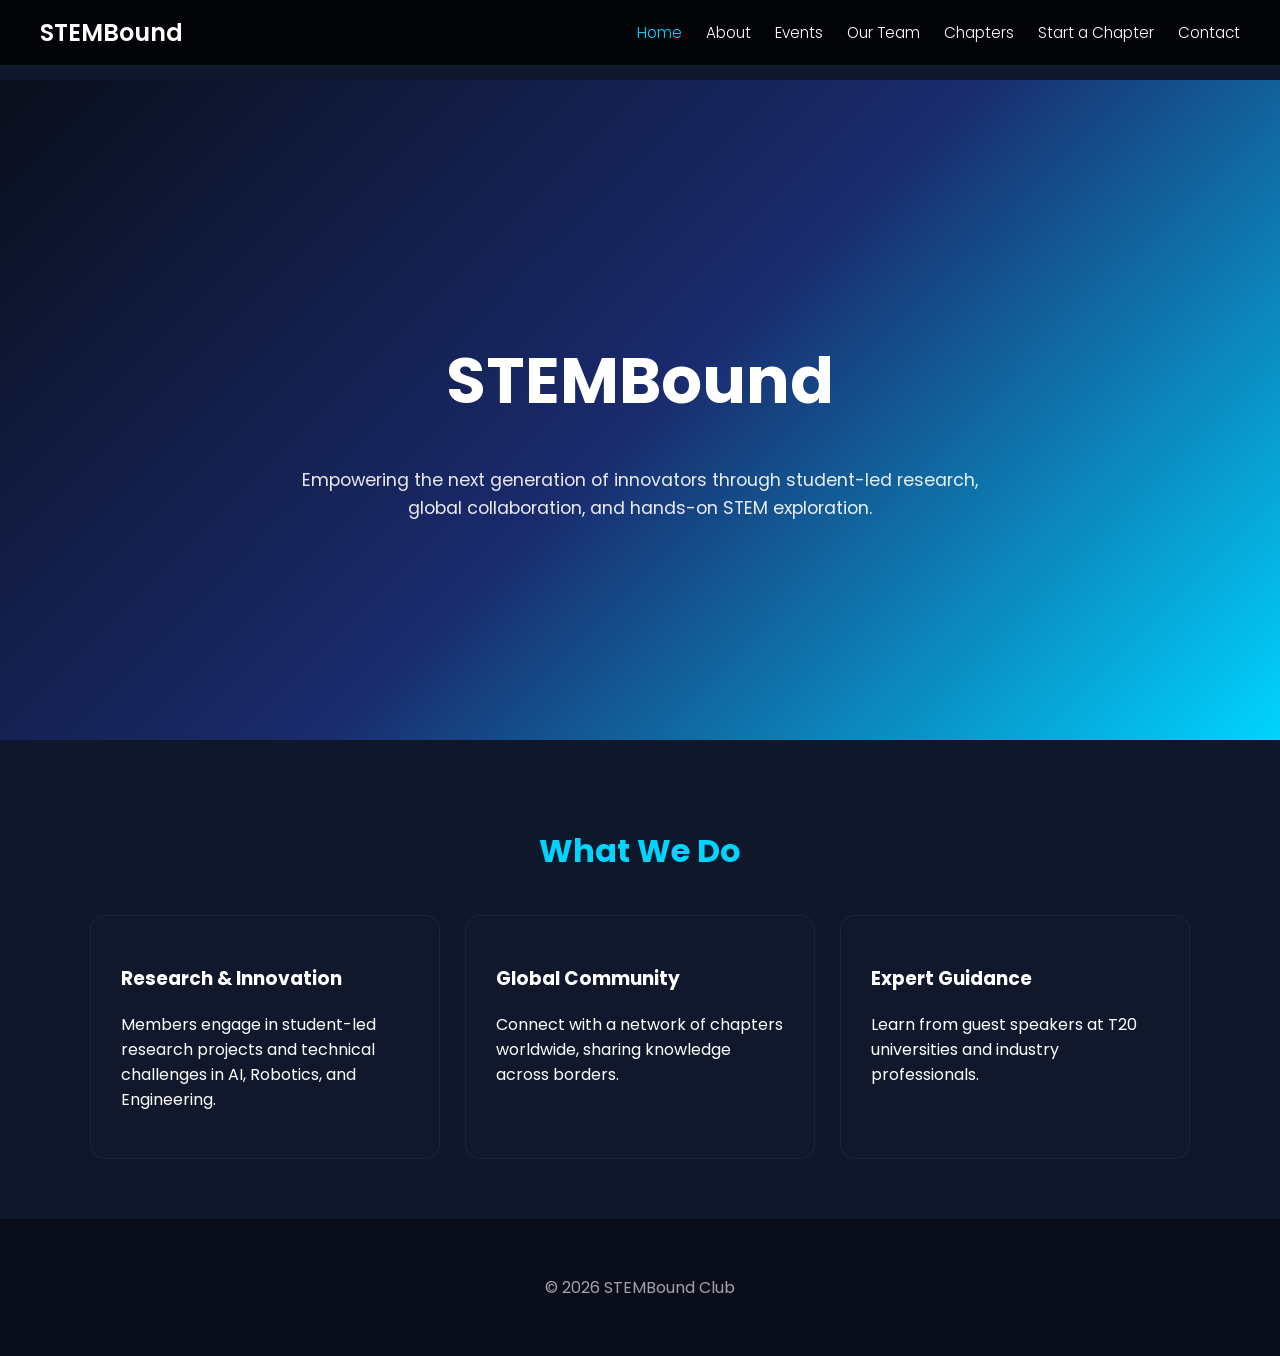
<file: index.html>
<!DOCTYPE html>
<html lang="en">
<head>
    <title>STEMBound | Home</title>
    <link rel="icon" href="stembound-logo.png">
    <link href="https://fonts.googleapis.com/css2?family=Poppins:wght@300;400;600&display=swap" rel="stylesheet">
    <link rel="stylesheet" href="style.css">
    <meta name="viewport" content="width=device-width, initial-scale=1.0">
</head>
<body>
<header>
  <div class="navbar">
    <a href="index.html" class="logo">STEMBound</a>
    <nav>
      <a href="index.html" class="active">Home</a>
      <a href="about.html">About</a>
      <a href="events.html">Events</a>
      <a href="team.html">Our Team</a>
      <a href="chapters.html">Chapters</a>
      <a href="start-chapter.html">Start a Chapter</a>
      <a href="contact.html">Contact</a>
    </nav>
  </div>
</header>

<main>
  <section class="hero">
    <h1>STEMBound</h1>
    <p>Empowering the next generation of innovators through student-led research, global collaboration, and hands-on STEM exploration.</p>
  </section>

  <section class="container">
    <h2 class="section-title">What We Do</h2>
    <div class="cards">
      <div class="card">
        <h3>Research & Innovation</h3>
        <p>Members engage in student-led research projects and technical challenges in AI, Robotics, and Engineering.</p>
      </div>
      <div class="card">
        <h3>Global Community</h3>
        <p>Connect with a network of chapters worldwide, sharing knowledge across borders.</p>
      </div>
      <div class="card">
        <h3>Expert Guidance</h3>
        <p>Learn from guest speakers at T20 universities and industry professionals.</p>
      </div>
    </div>
  </section>
</main>

<footer><p>© 2026 STEMBound Club</p></footer>
</body>
</html>
</file>
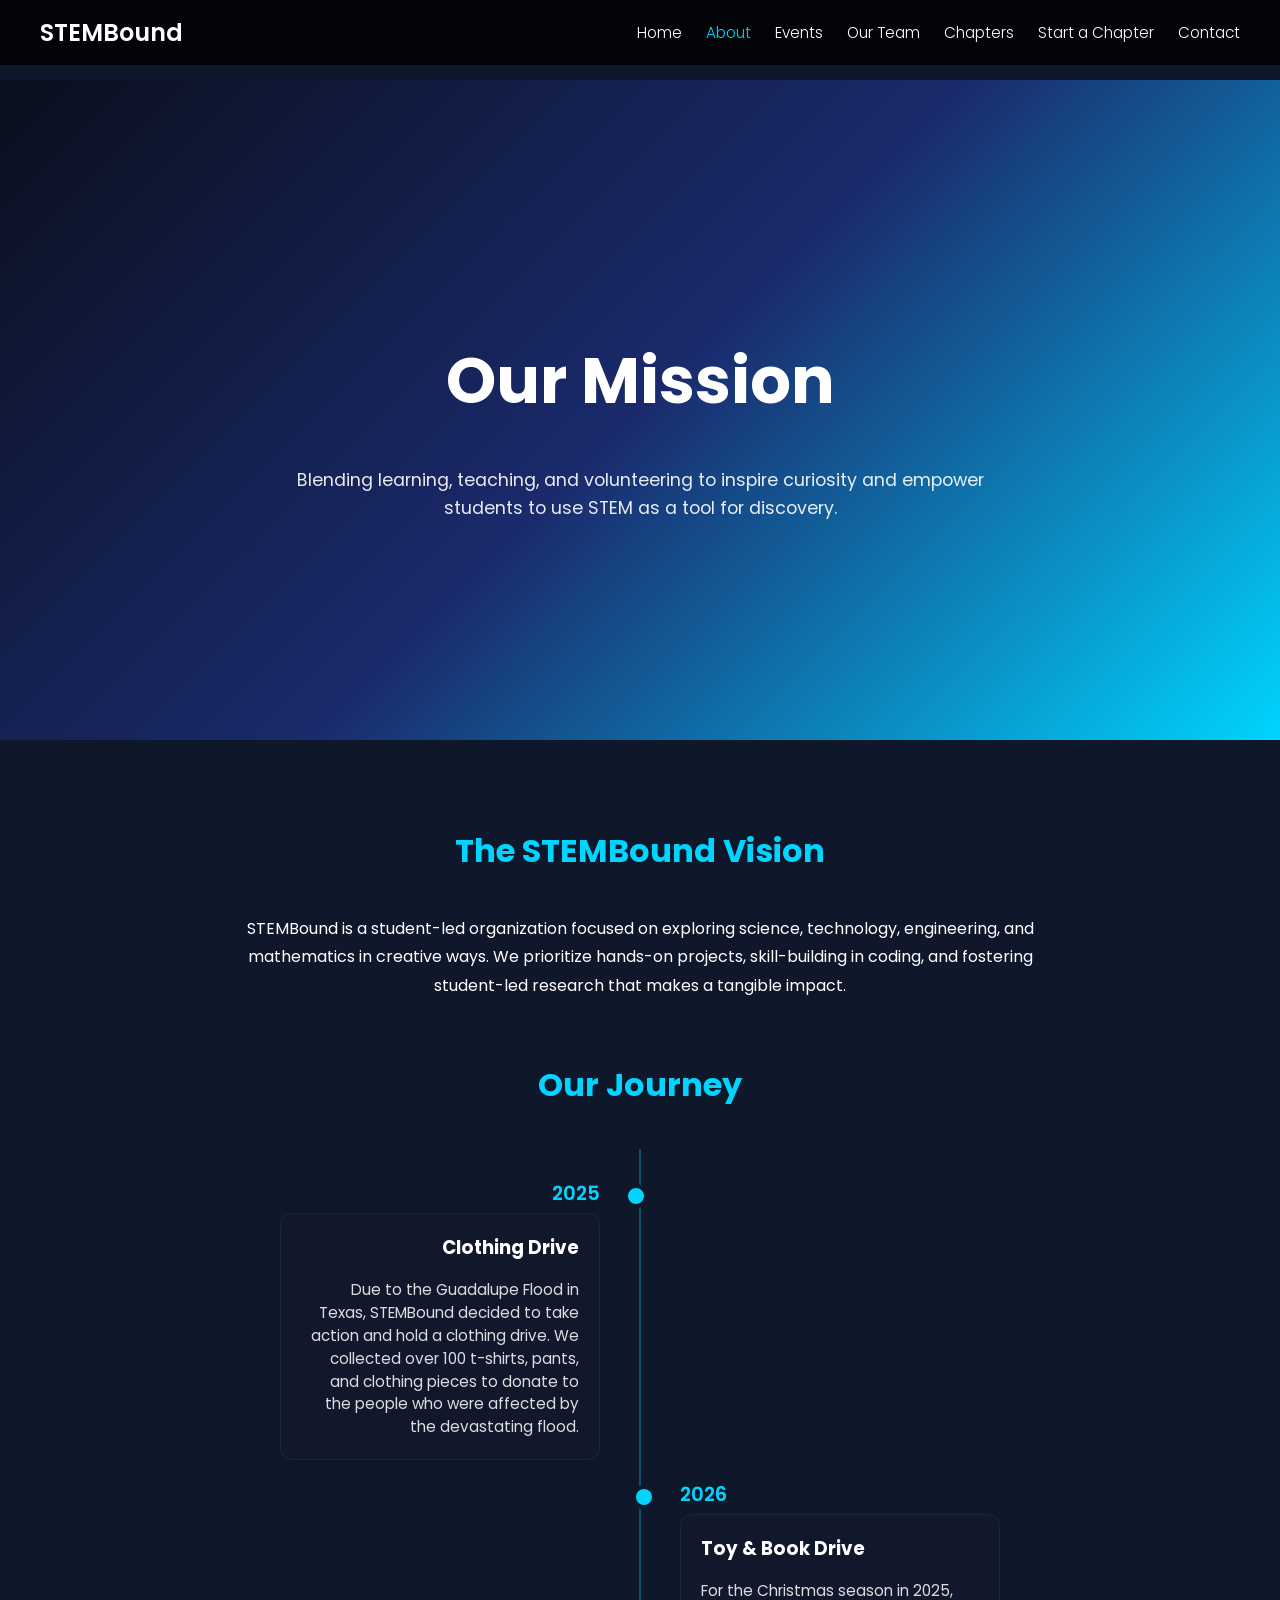
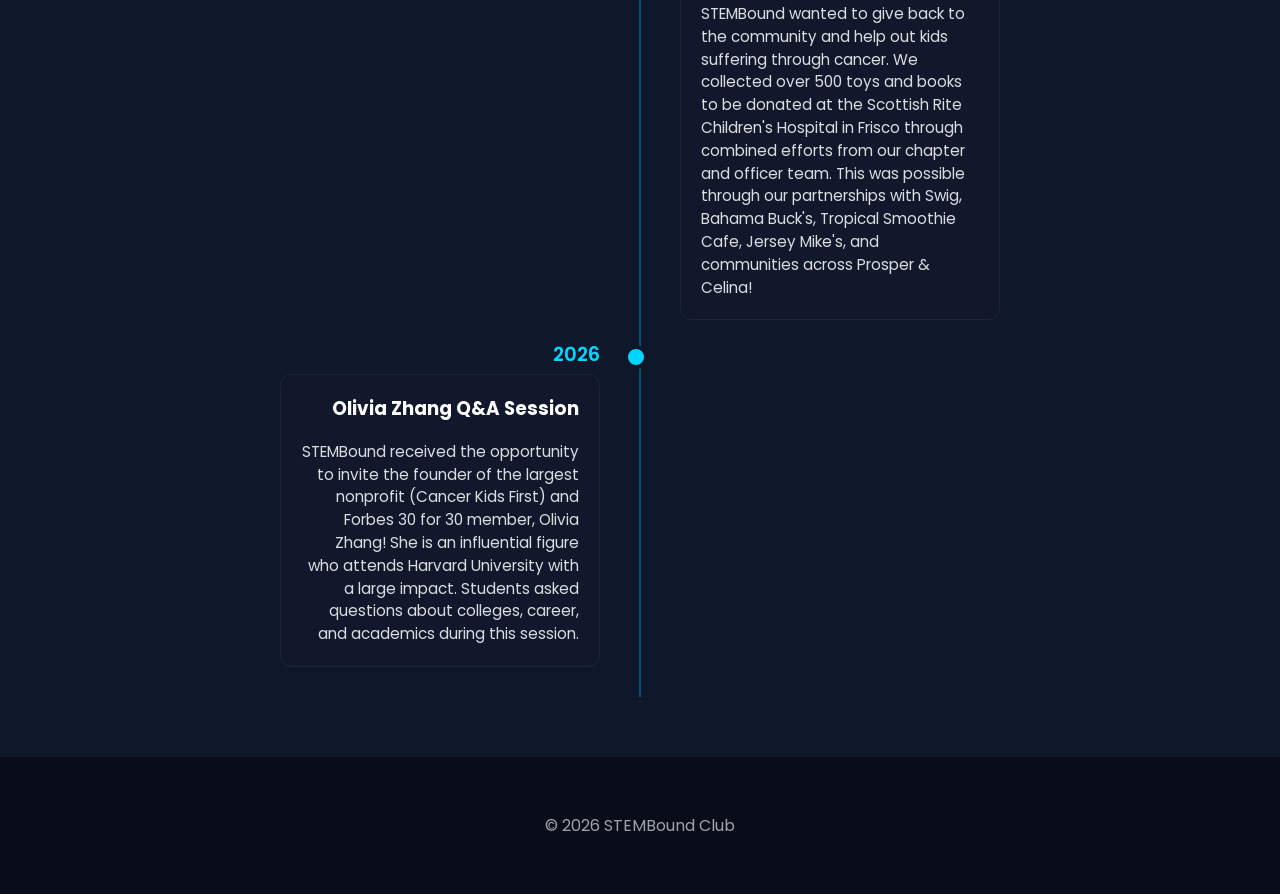
<file: about.html>
<!DOCTYPE html>
<html lang="en">
<head>
    <title>About | STEMBound</title>
    <link rel="icon" href="stembound-logo.png">
    <link href="https://fonts.googleapis.com/css2?family=Poppins:wght@300;400;600&display=swap" rel="stylesheet">
    <link rel="stylesheet" href="style.css">
</head>
<body>
<header>
  <div class="navbar">
    <a href="index.html" class="logo">STEMBound</a>
    <nav>
      <a href="index.html">Home</a>
      <a href="about.html" class="active">About</a>
      <a href="events.html">Events</a>
      <a href="team.html">Our Team</a>
      <a href="chapters.html">Chapters</a>
      <a href="start-chapter.html">Start a Chapter</a>
      <a href="contact.html">Contact</a>
    </nav>
  </div>
</header>

<main>
  <section class="hero">
    <h1>Our Mission</h1>
    <p>Blending learning, teaching, and volunteering to inspire curiosity and empower students to use STEM as a tool for discovery.</p>
  </section>

  <section class="container">
    <h2 class="section-title">The STEMBound Vision</h2>
    <p style="text-align: center; max-width: 800px; margin: auto; line-height: 1.8; margin-bottom: 60px;">
        STEMBound is a student-led organization focused on exploring science, technology, engineering, and mathematics in creative ways. 
        We prioritize hands-on projects, skill-building in coding, and fostering student-led research that makes a tangible impact.
    </p>

    <h2 class="section-title">Our Journey</h2>
    <div class="timeline">
      <div class="timeline-item">
        <div class="timeline-date">2025</div>
        <div class="timeline-content">
          <h3>Clothing Drive</h3>
          <p>Due to the Guadalupe Flood in Texas, STEMBound decided to take action and hold a clothing drive. We collected over 100 t-shirts, pants, and clothing pieces to donate to the people who were affected by the devastating flood.</p>
        </div>
      </div>
      <div class="timeline-item">
        <div class="timeline-date">2026</div>
        <div class="timeline-content">
          <h3>Toy & Book Drive</h3>
          <p>For the Christmas season in 2025, STEMBound wanted to give back to the community and help out kids suffering through cancer. We collected over 500 toys and books to be donated at the Scottish Rite Children's Hospital in Frisco through combined efforts from our chapter and officer team. This was possible through our partnerships with Swig, Bahama Buck's, Tropical Smoothie Cafe, Jersey Mike's, and communities across Prosper & Celina!</p>
        </div>
      </div>
      <div class="timeline-item">
        <div class="timeline-date">2026</div>
        <div class="timeline-content">
          <h3>Olivia Zhang Q&A Session</h3>
          <p>STEMBound received the opportunity to invite the founder of the largest nonprofit (Cancer Kids First) and Forbes 30 for 30 member, Olivia Zhang! She is an influential figure who attends Harvard University with a large impact. Students asked questions about colleges, career, and academics during this session.</p>
        </div>
      </div>
    </div>
  </section>
</main>
<footer><p>© 2026 STEMBound Club</p></footer>
</body>
</html>
</file>
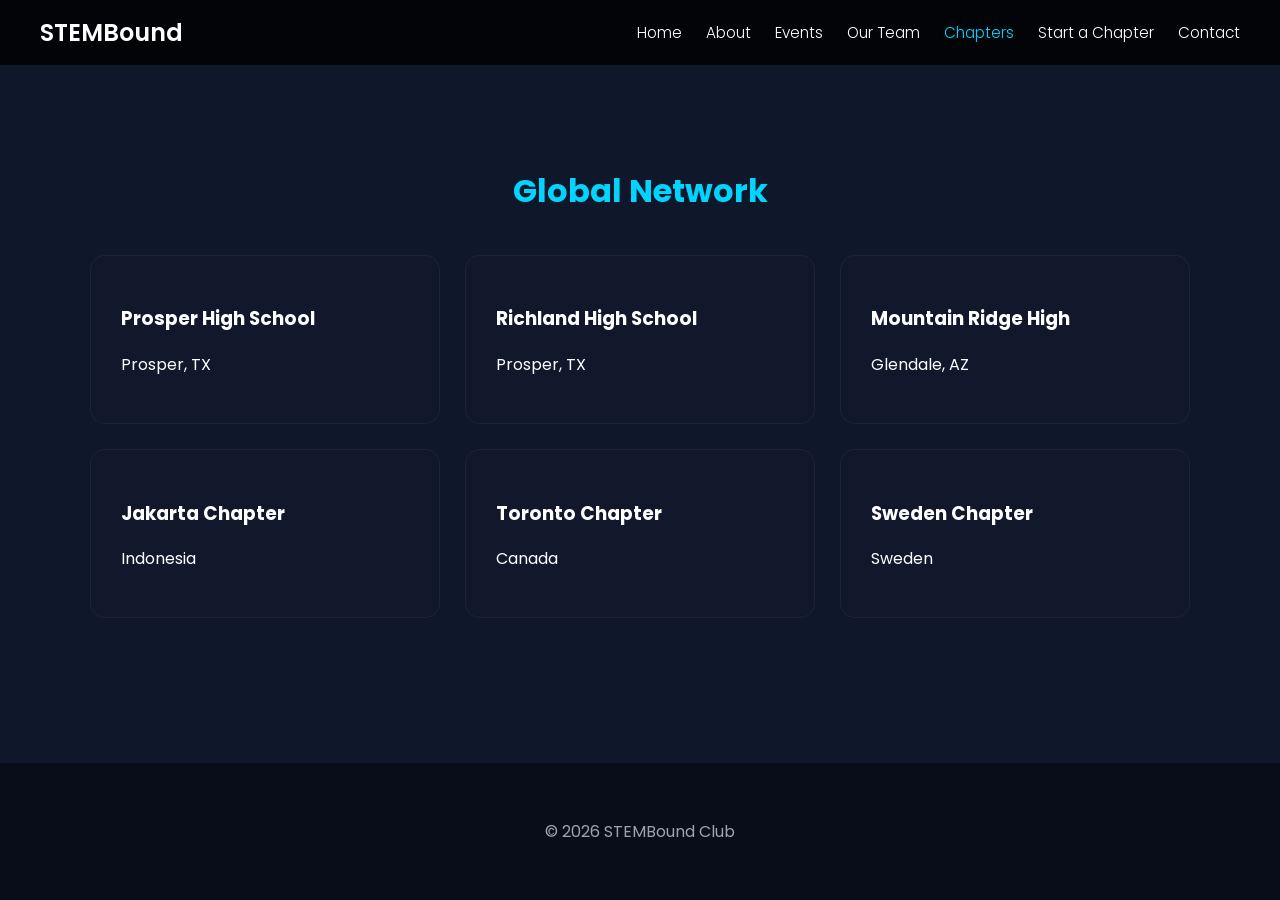
<file: chapters.html>
<!DOCTYPE html>
<html lang="en">
<head>
    <title>Chapters | STEMBound</title>
    <link rel="icon" href="stembound-logo.png">
    <link href="https://fonts.googleapis.com/css2?family=Poppins:wght@300;400;600&display=swap" rel="stylesheet">
    <link rel="stylesheet" href="style.css">
</head>
<body>
<header>
  <div class="navbar">
    <a href="index.html" class="logo">STEMBound</a>
    <nav>
      <a href="index.html">Home</a>
      <a href="about.html">About</a>
      <a href="events.html">Events</a>
      <a href="team.html">Our Team</a>
      <a href="chapters.html" class="active">Chapters</a>
      <a href="start-chapter.html">Start a Chapter</a>
      <a href="contact.html">Contact</a>
    </nav>
  </div>
</header>

<main>
  <section class="container">
    <h2 class="section-title">Global Network</h2>
    <div class="cards">
        <div class="card"><h3>Prosper High School</h3><p>Prosper, TX</p></div>
        <div class="card"><h3>Richland High School</h3><p>Prosper, TX</p></div>
        <div class="card"><h3>Mountain Ridge High</h3><p>Glendale, AZ</p></div>
        <div class="card"><h3>Jakarta Chapter</h3><p>Indonesia</p></div>
        <div class="card"><h3>Toronto Chapter</h3><p>Canada</p></div>
        <div class="card"><h3>Sweden Chapter</h3><p>Sweden</p></div>
    </div>
  </section>
</main>
<footer><p>© 2026 STEMBound Club</p></footer>
</body>
</html>
</file>
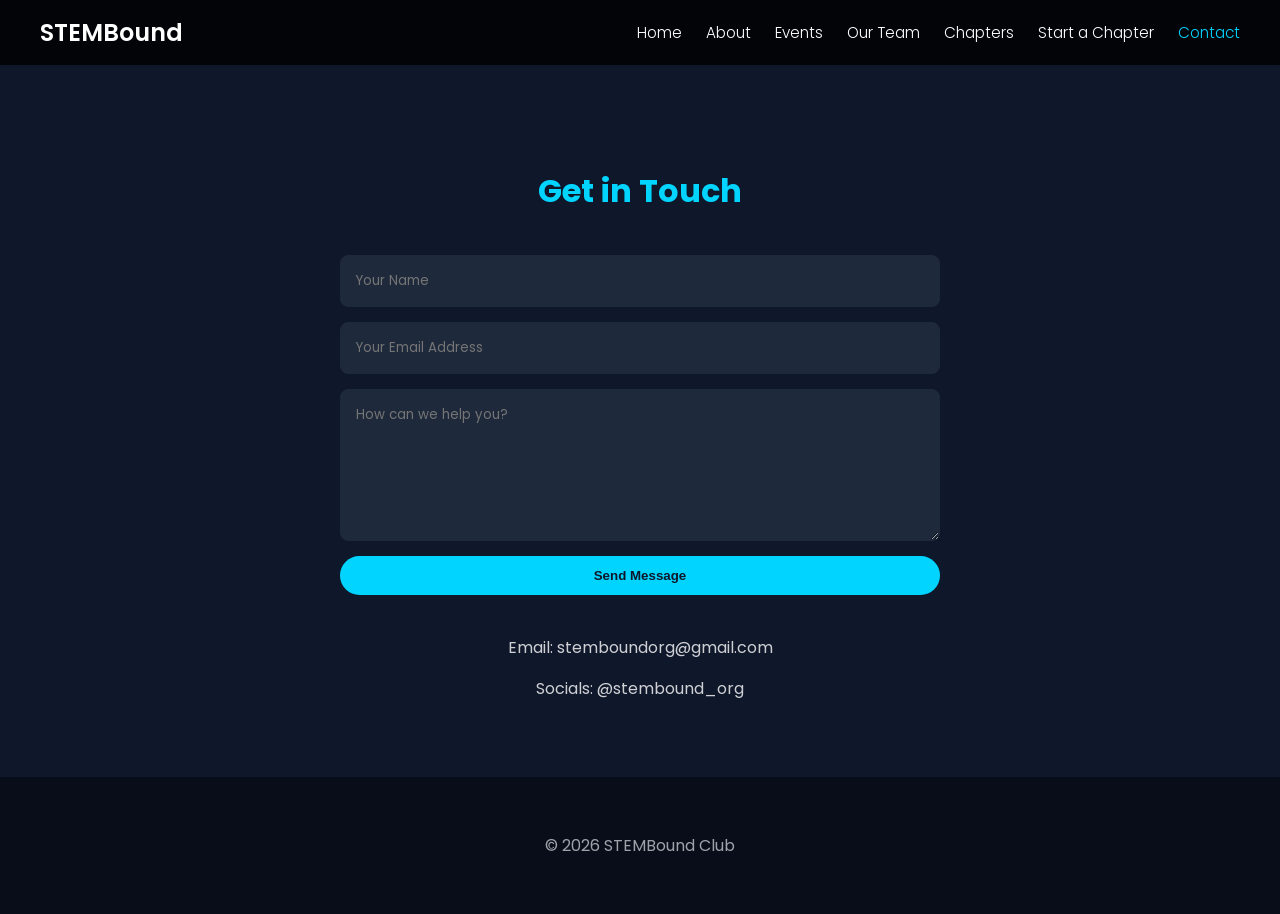
<file: contact.html>
<!DOCTYPE html>
<html lang="en">
<head>
    <title>Contact | STEMBound</title>
    <link rel="icon" href="stembound-logo.png">
    <link href="https://fonts.googleapis.com/css2?family=Poppins:wght@300;400;600&display=swap" rel="stylesheet">
    <link rel="stylesheet" href="style.css">
</head>
<body>
<header>
  <div class="navbar">
    <a href="index.html" class="logo">STEMBound</a>
    <nav>
      <a href="index.html">Home</a>
      <a href="about.html">About</a>
      <a href="events.html">Events</a>
      <a href="team.html">Our Team</a>
      <a href="chapters.html">Chapters</a>
      <a href="start-chapter.html">Start a Chapter</a>
      <a href="contact.html" class="active">Contact</a>
    </nav>
  </div>
</header>

<main>
  <section class="container">
    <h2 class="section-title">Get in Touch</h2>
    <form class="contact-form">
        <input type="text" placeholder="Your Name" required>
        <input type="email" placeholder="Your Email Address" required>
        <textarea rows="6" placeholder="How can we help you?" required></textarea>
        <button type="submit" class="button">Send Message</button>
    </form>
    
    <div style="text-align: center; margin-top: 40px; opacity: 0.8;">
        <p>Email: stemboundorg@gmail.com</p>
        <p>Socials: @stembound_org</p>
    </div>
  </section>
</main>
<footer><p>© 2026 STEMBound Club</p></footer>
</body>
</html>
</file>
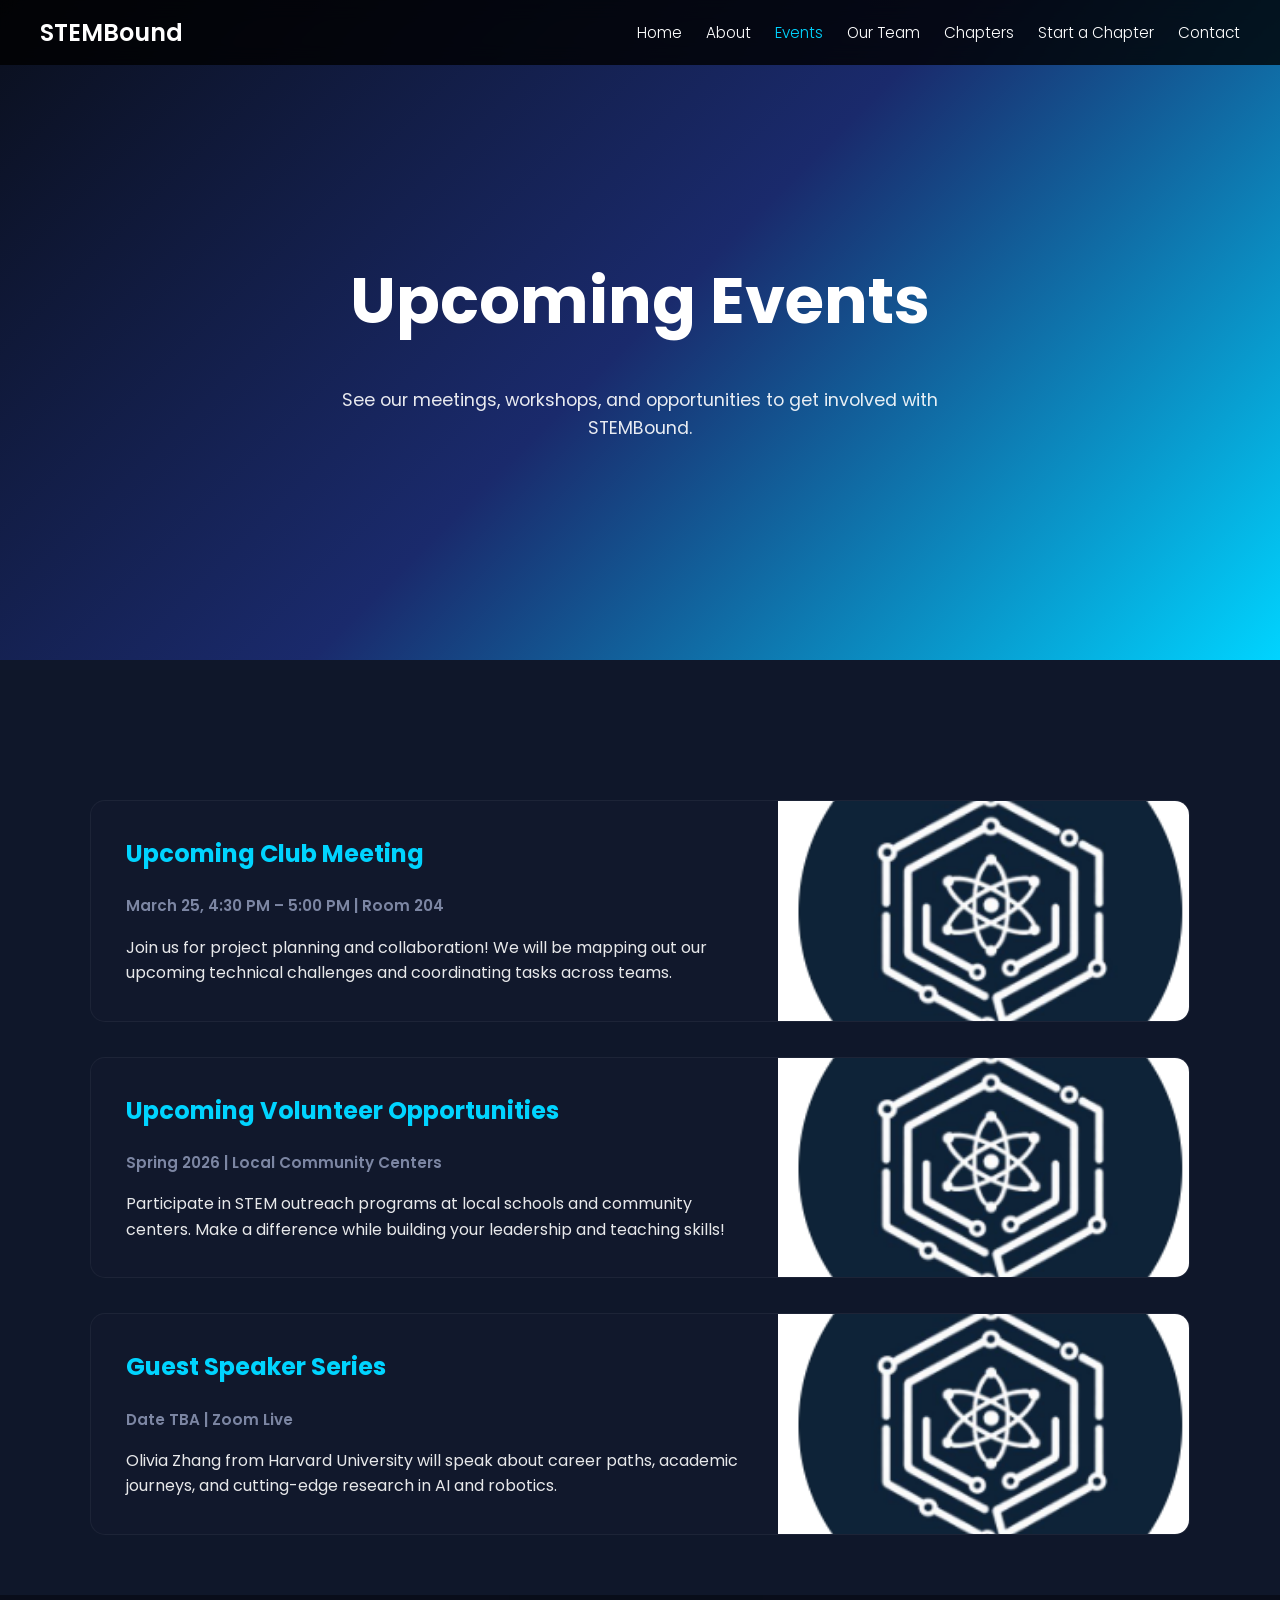
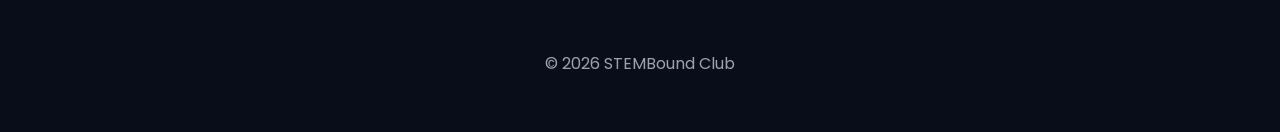
<file: events.html>
<!DOCTYPE html>
<html lang="en">
<head>
    <title>Events | STEMBound</title>
    <link rel="icon" href="stembound-logo.png">
    <link href="https://fonts.googleapis.com/css2?family=Poppins:wght@300;400;600&display=swap" rel="stylesheet">
    <link rel="stylesheet" href="style.css">
    <meta name="viewport" content="width=device-width, initial-scale=1.0">
</head>
<body>
<header>
    <div class="navbar">
        <a href="index.html" class="logo">STEMBound</a>
        <nav>
            <a href="index.html">Home</a>
            <a href="about.html">About</a>
            <a href="events.html" class="active">Events</a>
            <a href="team.html">Our Team</a>
            <a href="chapters.html">Chapters</a>
            <a href="start-chapter.html">Start a Chapter</a>
            <a href="contact.html">Contact</a>
        </nav>
    </div>
</header>

<section class="hero">
    <h1>Upcoming Events</h1>
    <p>See our meetings, workshops, and opportunities to get involved with STEMBound.</p>
</section>

<main>
  <section class="container">
      <div class="events-list">
          <div class="event-card">
              <div class="event-text">
                  <h3>Upcoming Club Meeting</h3>
                  <p class="event-date">March 25, 4:30 PM – 5:00 PM | Room 204</p>
                  <p>Join us for project planning and collaboration! We will be mapping out our upcoming technical challenges and coordinating tasks across teams.</p>
              </div>
              <div class="event-image">
                  <img src="stembound-logo.png" alt="Club Meeting">
              </div>
          </div>

          <div class="event-card">
              <div class="event-text">
                  <h3>Upcoming Volunteer Opportunities</h3>
                  <p class="event-date">Spring 2026 | Local Community Centers</p>
                  <p>Participate in STEM outreach programs at local schools and community centers. Make a difference while building your leadership and teaching skills!</p>
              </div>
              <div class="event-image">
                  <img src="stembound-logo.png" alt="Volunteer Outreach">
              </div>
          </div>

          <div class="event-card">
              <div class="event-text">
                  <h3>Guest Speaker Series</h3>
                  <p class="event-date">Date TBA | Zoom Live</p>
                  <p>Olivia Zhang from Harvard University will speak about career paths, academic journeys, and cutting-edge research in AI and robotics.</p>
              </div>
              <div class="event-image">
                  <img src="stembound-logo.png" alt="Guest Speaker Series">
              </div>
          </div>
      </div>
  </section>
</main>

<footer>
    <p>© 2026 STEMBound Club</p>
</footer>
</body>
</html>
</file>
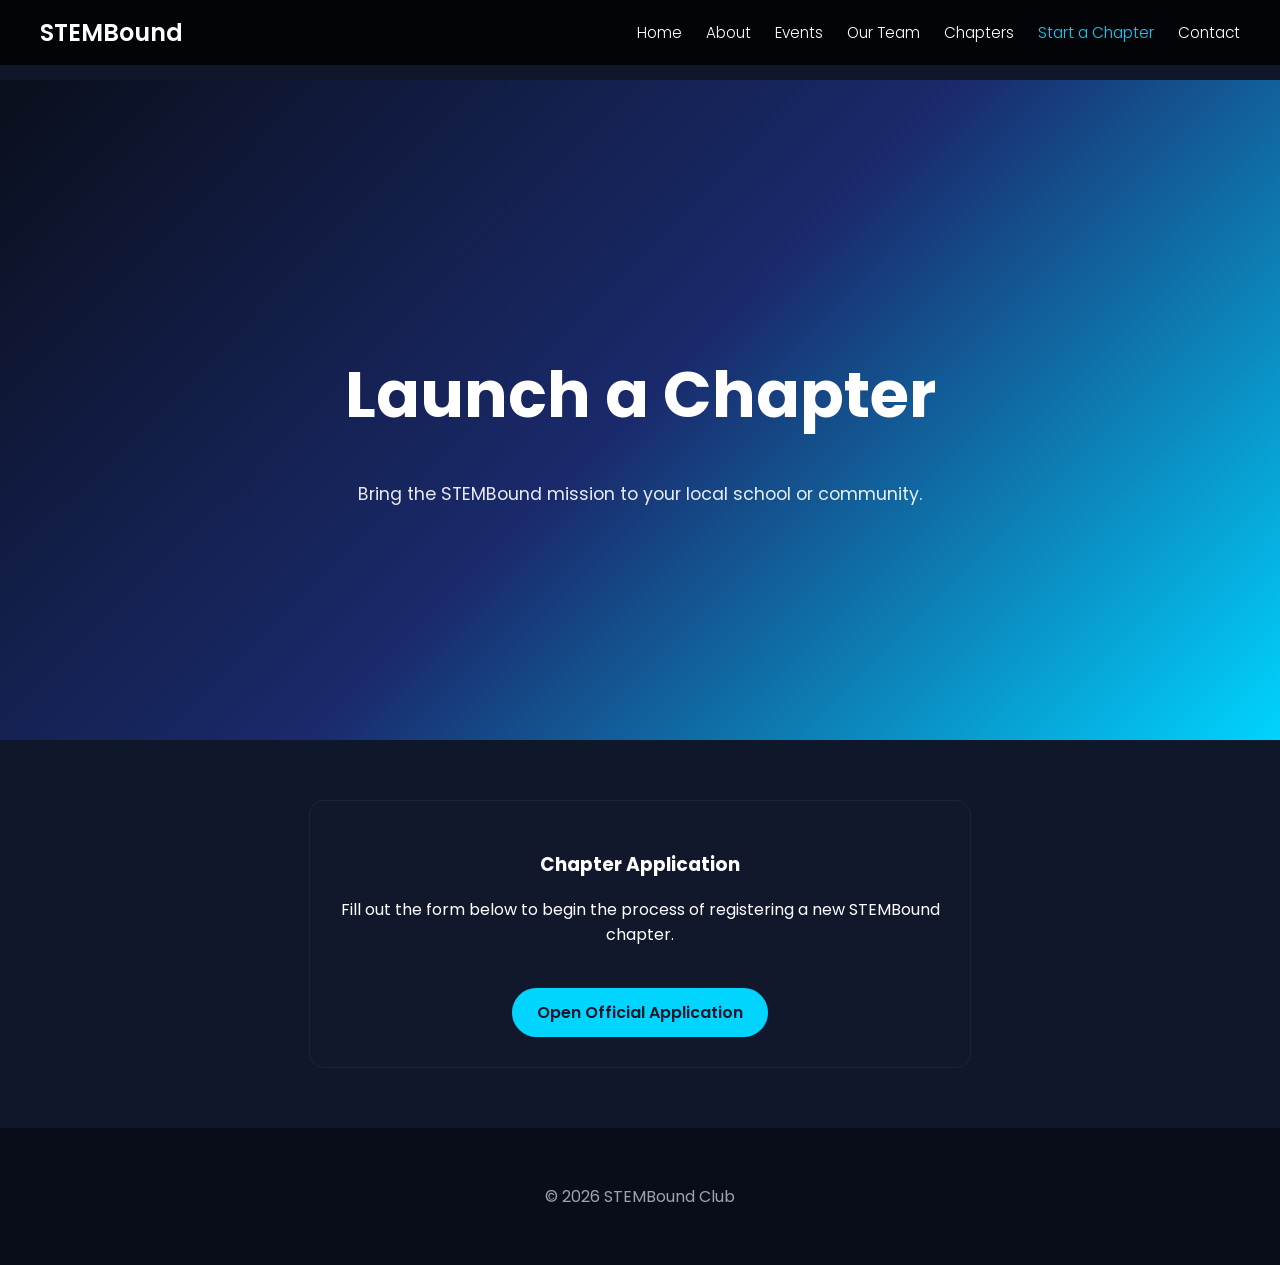
<file: start-chapter.html>
<!DOCTYPE html>
<html lang="en">
<head>
    <title>Start a Chapter | STEMBound</title>
    <link rel="icon" href="stembound-logo.png">
    <link href="https://fonts.googleapis.com/css2?family=Poppins:wght@300;400;600&display=swap" rel="stylesheet">
    <link rel="stylesheet" href="style.css">
</head>
<body>
<header>
  <div class="navbar">
    <a href="index.html" class="logo">STEMBound</a>
    <nav>
      <a href="index.html">Home</a>
      <a href="about.html">About</a>
      <a href="events.html">Events</a>
      <a href="team.html">Our Team</a>
      <a href="chapters.html">Chapters</a>
      <a href="start-chapter.html" class="active">Start a Chapter</a>
      <a href="contact.html">Contact</a>
    </nav>
  </div>
</header>

<main>
  <section class="hero">
    <h1>Launch a Chapter</h1>
    <p>Bring the STEMBound mission to your local school or community.</p>
  </section>
  <section class="container" style="text-align: center;">
    <div class="card" style="max-width: 600px; margin: auto;">
      <h3>Chapter Application</h3>
      <p>Fill out the form below to begin the process of registering a new STEMBound chapter.</p>
      <br>
      <a href="#" class="button">Open Official Application</a>
    </div>
  </section>
</main>
<footer><p>© 2026 STEMBound Club</p></footer>
</body>
</html>
</file>
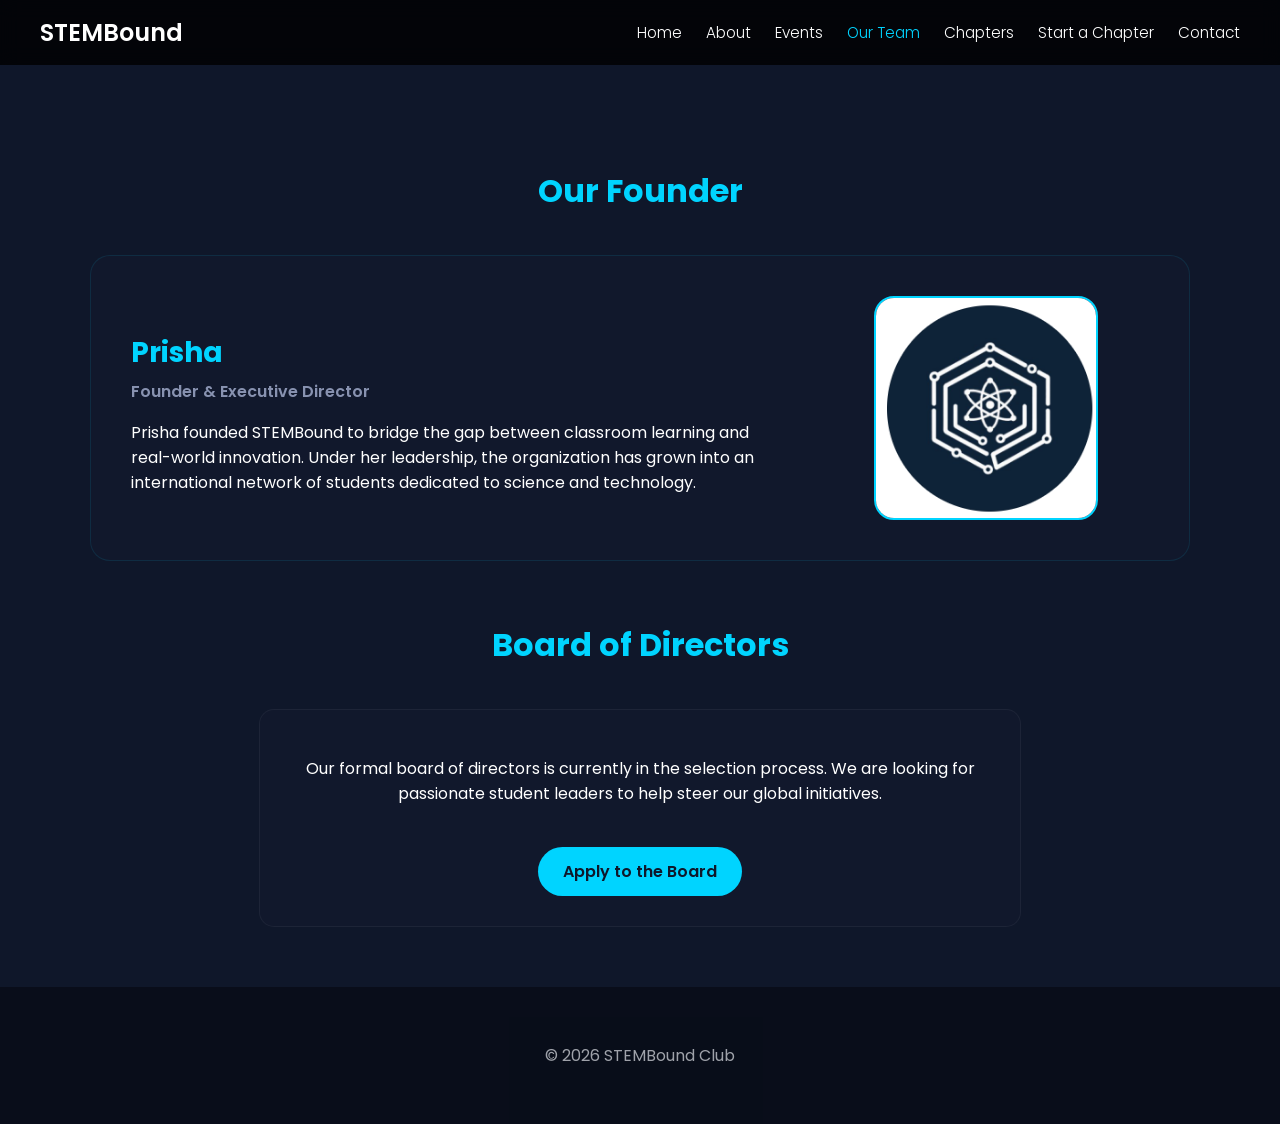
<file: team.html>
<!DOCTYPE html>
<html lang="en">
<head>
    <title>Our Team | STEMBound</title>
    <link rel="icon" href="stembound-logo.png">
    <link href="https://fonts.googleapis.com/css2?family=Poppins:wght@300;400;600&display=swap" rel="stylesheet">
    <link rel="stylesheet" href="style.css">
</head>
<body>
<header>
  <div class="navbar">
    <a href="index.html" class="logo">STEMBound</a>
    <nav>
      <a href="index.html">Home</a>
      <a href="about.html">About</a>
      <a href="events.html">Events</a>
      <a href="team.html" class="active">Our Team</a>
      <a href="chapters.html">Chapters</a>
      <a href="start-chapter.html">Start a Chapter</a>
      <a href="contact.html">Contact</a>
    </nav>
  </div>
</header>

<main>
  <section class="container">
    <h2 class="section-title">Our Founder</h2>
    <div class="team-card">
      <div class="team-info">
        <h3>Prisha</h3>
        <span class="role">Founder & Executive Director</span>
        <p>Prisha founded STEMBound to bridge the gap between classroom learning and real-world innovation. Under her leadership, the organization has grown into an international network of students dedicated to science and technology.</p>
      </div>
      <div class="team-photo">
        <img src="stembound-logo.png" alt="Prisha"> </div>
    </div>

    <h2 class="section-title" style="margin-top: 60px;">Board of Directors</h2>
    <div class="card" style="text-align: center; max-width: 700px; margin: auto;">
        <p>Our formal board of directors is currently in the selection process. We are looking for passionate student leaders to help steer our global initiatives.</p>
        <br>
        <a href="contact.html" class="button">Apply to the Board</a>
    </div>
  </section>
</main>
<footer><p>© 2026 STEMBound Club</p></footer>
</body>
</html>
</file>
<file: style.css>
/* General Layout */
body {
    display: flex;
    flex-direction: column;
    min-height: 100vh;
    margin: 0;
    font-family: 'Poppins', sans-serif;
    background-color: #0f172a;
    color: white;
}

main {
    flex: 1;
    padding-top: 80px; /* Offset for fixed header */
}

header {
    position: fixed;
    width: 100%;
    top: 0;
    background: rgba(0,0,0,0.8);
    backdrop-filter: blur(10px);
    z-index: 1000;
}

.navbar {
    display: flex;
    justify-content: space-between;
    align-items: center;
    max-width: 1200px;
    margin: auto;
    padding: 15px 20px;
}

.logo {
    font-size: 24px;
    font-weight: 600;
    text-decoration: none;
    color: white;
}

nav a {
    color: white;
    text-decoration: none;
    margin-left: 20px;
    font-weight: 300;
    transition: 0.3s;
    font-size: 0.95rem;
}

nav a:hover, nav a.active {
    color: #00d4ff;
}

/* Hero Section */
.hero {
    min-height: 60vh;
    display: flex;
    flex-direction: column;
    justify-content: center;
    align-items: center;
    text-align: center;
    padding: 60px 20px;
    background: linear-gradient(135deg, #0a0f1c, #1a2a6c, #00d4ff);
}

.hero h1 { font-size: 64px; margin-bottom: 20px; }
.hero p { max-width: 700px; font-size: 1.1rem; opacity: 0.9; line-height: 1.6; }

/* Containers & Cards */
.container {
    max-width: 1100px;
    margin: auto;
    padding: 60px 20px;
}

.section-title { text-align: center; margin-bottom: 40px; font-size: 32px; color: #00d4ff; }

.cards {
    display: grid;
    grid-template-columns: repeat(auto-fit, minmax(300px, 1fr));
    gap: 25px;
}

.card {
    background: #11182c;
    padding: 30px;
    border-radius: 15px;
    border: 1px solid rgba(255,255,255,0.05);
    transition: 0.3s;
}

.card:hover { transform: translateY(-5px); box-shadow: 0 10px 30px rgba(0,212,255,0.2); }

/* Horizontal Team Layout */
.team-card {
    display: flex;
    align-items: center;
    background: #11182c;
    border-radius: 20px;
    padding: 40px;
    margin-bottom: 40px;
    gap: 40px;
    border: 1px solid rgba(0,212,255,0.1);
}

.team-info { flex: 2; }
.team-info h3 { font-size: 28px; margin-bottom: 5px; color: #00d4ff; }
.role { font-weight: 600; color: #8892b0; margin-bottom: 15px; display: block; }

.team-photo { flex: 1; display: flex; justify-content: center; }
.team-photo img {
    width: 220px;
    height: 220px;
    border-radius: 20px;
    object-fit: cover;
    border: 2px solid #00d4ff;
}

/* Contact Form */
.contact-form {
    max-width: 600px;
    margin: auto;
    display: flex;
    flex-direction: column;
    gap: 15px;
}

.contact-form input, .contact-form textarea {
    padding: 15px;
    border-radius: 8px;
    border: 1px solid #1e293b;
    background: #1e293b;
    color: white;
    font-family: inherit;
}

.button {
    padding: 12px 25px;
    background: #00d4ff;
    color: #0f172a;
    border: none;
    border-radius: 30px;
    text-decoration: none;
    font-weight: 600;
    cursor: pointer;
    transition: 0.3s;
    display: inline-block;
}

.button:hover { background: white; }

footer { text-align: center; padding: 40px; background: #05080f; opacity: 0.6; margin-top: auto; }

/* Responsive */
@media (max-width: 768px) {
    .team-card { flex-direction: column; text-align: center; }
    .team-photo { order: -1; }
    .hero h1 { font-size: 40px; }
}

/* --- Timeline Layout (About Page) --- */
.timeline {
    position: relative;
    max-width: 800px;
    margin: 0 auto;
    padding: 20px 0;
}

/* Vertical line through center */
.timeline::after {
    content: '';
    position: absolute;
    width: 2px;
    background-color: rgba(0, 212, 255, 0.3);
    top: 0;
    bottom: 0;
    left: 50%;
    margin-left: -1px;
}

.timeline-item {
    padding: 10px 40px;
    position: relative;
    background-color: transparent;
    width: 50%;
    box-sizing: border-box;
}

/* Alternating layout left/right */
.timeline-item:nth-child(odd) { left: 0; text-align: right; }
.timeline-item:nth-child(even) { left: 50%; text-align: left; }

/* Timeline indicators (dots) */
.timeline-item::after {
    content: '';
    position: absolute;
    width: 16px;
    height: 16px;
    right: -8px;
    background-color: #00d4ff;
    border: 4px solid #0f172a;
    top: 15px;
    border-radius: 50%;
    z-index: 1;
}
.timeline-item:nth-child(even)::after { left: -8px; }

.timeline-date {
    font-weight: 600;
    color: #00d4ff;
    font-size: 1.2rem;
    margin-bottom: 5px;
}

.timeline-content {
    background: #11182c;
    padding: 20px;
    border-radius: 12px;
    border: 1px solid rgba(255,255,255,0.05);
}
.timeline-content h3 { margin-top: 0; color: white; font-size: 1.15rem; }
.timeline-content p { margin-bottom: 0; font-size: 0.95rem; opacity: 0.85; line-height: 1.5; }

/* Responsive Timeline */
@media (max-width: 768px) {
    .timeline::after { left: 31px; }
    .timeline-item { width: 100%; padding-left: 70px; padding-right: 25px; text-align: left !important; }
    .timeline-item::after { left: 23px !important; }
    .timeline-item:nth-child(even) { left: 0; }
}


/* --- Split Event Cards Layout (Events Page) --- */
.events-list {
    display: flex;
    flex-direction: column;
    gap: 35px;
}

.event-card {
    display: flex;
    background: #11182c;
    border-radius: 15px;
    overflow: hidden;
    border: 1px solid rgba(255, 255, 255, 0.05);
    transition: 0.3s;
}

.event-card:hover {
    transform: translateY(-3px);
    box-shadow: 0 10px 30px rgba(0, 212, 255, 0.15);
    border-color: rgba(0, 212, 255, 0.2);
}

.event-text {
    flex: 3;
    padding: 35px;
    display: flex;
    flex-direction: column;
    justify-content: center;
}

.event-text h3 { margin-top: 0; font-size: 24px; color: #00d4ff; margin-bottom: 8px; }
.event-date { font-weight: 600; color: #8892b0; margin-bottom: 15px; font-size: 0.95rem; }
.event-text p { margin-bottom: 0; line-height: 1.6; opacity: 0.9; }

.event-image {
    flex: 2;
    min-height: 200px;
    position: relative;
}

.event-image img {
    width: 100%;
    height: 100%;
    object-fit: cover;
    position: absolute;
    top: 0;
    left: 0;
}

/* Responsive Events */
@media (max-width: 768px) {
    .event-card { flex-direction: column; }
    .event-image { order: -1; min-height: 220px; }
    .event-text { padding: 25px; }
}
</file>
